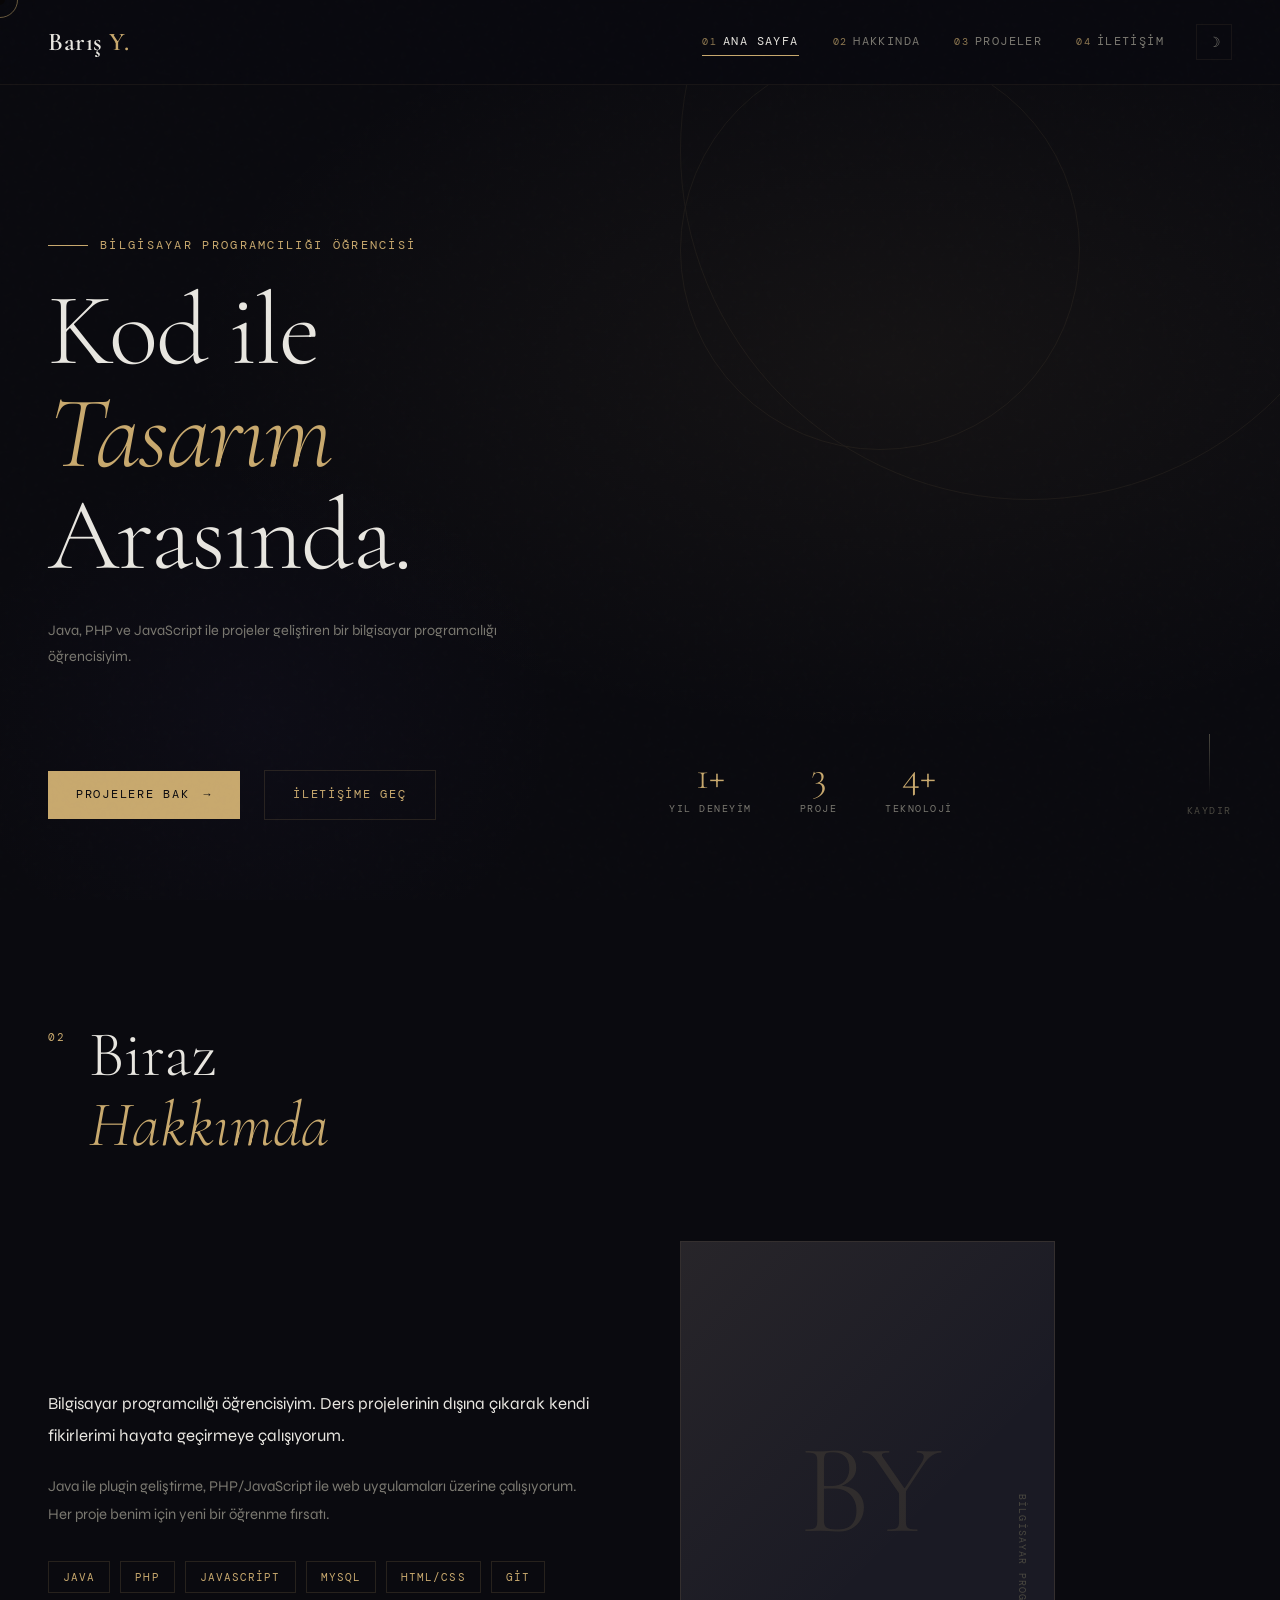
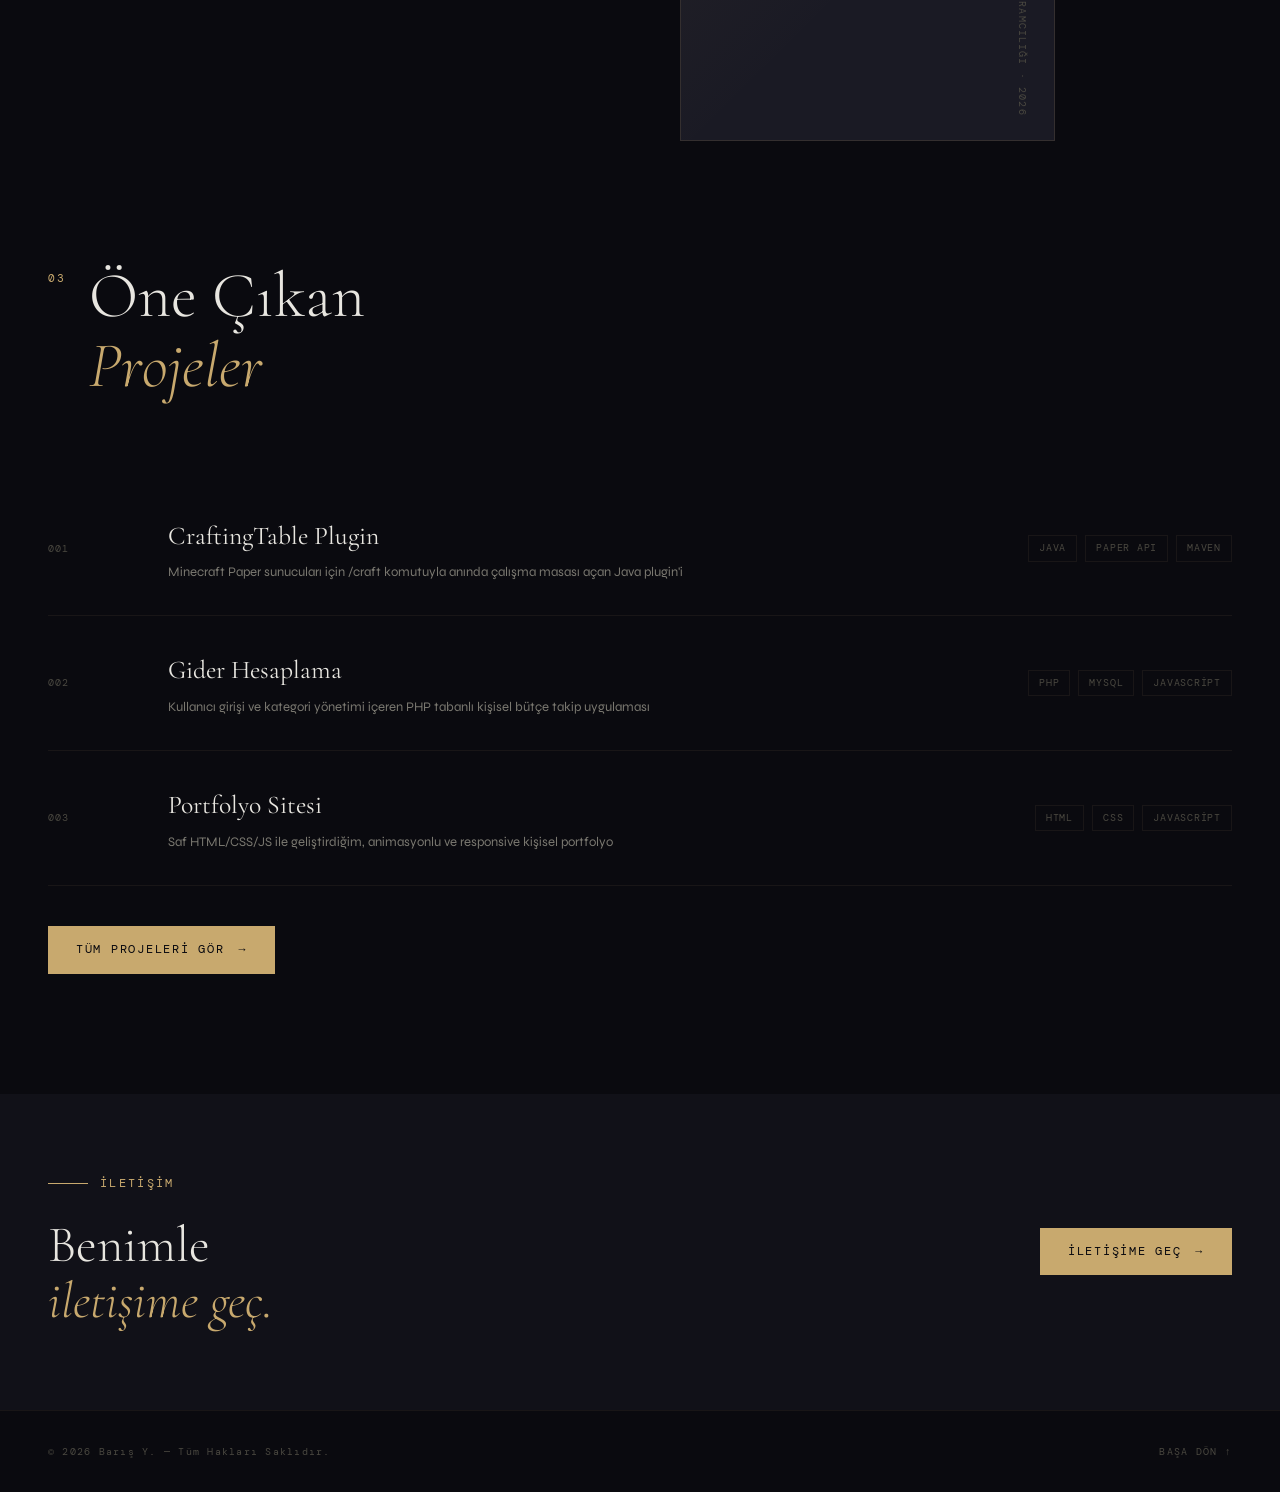
<file: index.html>
<!DOCTYPE html>
<html lang="tr">
<head>
  <meta charset="UTF-8">
  <meta name="viewport" content="width=device-width, initial-scale=1.0">
  <title>Barış Y. — Bilgisayar Programcılığı Öğrencisi</title>
  <link rel="stylesheet" href="assets/css/style.css">
</head>
<body>

<div class="cursor"></div>
<div class="cursor-ring"></div>

<header>
  <a href="index.html" class="logo">Barış <span>Y.</span></a>
  <div class="header-right">
    <nav>
      <a href="index.html" data-num="01">Ana Sayfa</a>
      <a href="pages/about.html" data-num="02">Hakkında</a>
      <a href="pages/projeler.html" data-num="03">Projeler</a>
      <a href="pages/contact.html" data-num="04">İletişim</a>
    </nav>
    <button class="theme-toggle" aria-label="Tema değiştir">
      <span class="icon-moon">☽</span>
      <span class="icon-sun">☀</span>
    </button>
  </div>
</header>

<!-- HERO -->
<section class="hero">
  <div class="hero-bg"></div>
  <div class="hero-lines"></div>

  <div class="hero-tag">Bilgisayar Programcılığı Öğrencisi</div>

  <h1 class="hero-title">
    Kod ile<br><em>Tasarım</em><br>Arasında.
  </h1>

  <p class="hero-sub">
    Java, PHP ve JavaScript ile projeler geliştiren bir bilgisayar programcılığı öğrencisiyim.
  </p>

  <div class="hero-bottom">
    <div style="display:flex;gap:24px;align-items:center;">
      <a href="pages/projeler.html" class="hero-cta">
        <span>Projelere Bak</span>
        <span>→</span>
      </a>
      <a href="pages/contact.html" class="hero-cta" style="background:transparent;color:var(--accent);border:1px solid var(--border);">
        <span>İletişime Geç</span>
      </a>
    </div>

    <div class="hero-stats">
      <div class="stat-item">
        <span class="stat-num">1+</span>
        <span class="stat-label">Yıl Deneyim</span>
      </div>
      <div class="stat-item">
        <span class="stat-num">3</span>
        <span class="stat-label">Proje</span>
      </div>
      <div class="stat-item">
        <span class="stat-num">4+</span>
        <span class="stat-label">Teknoloji</span>
      </div>
    </div>

    <div class="hero-scroll">
      <div class="hero-scroll-line"></div>
      <span>Kaydır</span>
    </div>
  </div>
</section>

<!-- HAKKINDA ÖNIZLEME -->
<section class="section">
  <div class="section-header reveal">
    <span class="section-num">02</span>
    <h2 class="section-title">Biraz<br><em>Hakkımda</em></h2>
  </div>

  <div class="about-grid">
    <div class="about-text reveal reveal-delay-1">
      <p>Bilgisayar programcılığı öğrencisiyim. Ders projelerinin dışına çıkarak kendi fikirlerimi hayata geçirmeye çalışıyorum.</p>
      <p>Java ile plugin geliştirme, PHP/JavaScript ile web uygulamaları üzerine çalışıyorum. Her proje benim için yeni bir öğrenme fırsatı.</p>
      <div class="skill-pills">
        <div class="pill"><span>Java</span></div>
        <div class="pill"><span>PHP</span></div>
        <div class="pill"><span>JavaScript</span></div>
        <div class="pill"><span>MySQL</span></div>
        <div class="pill"><span>HTML/CSS</span></div>
        <div class="pill"><span>Git</span></div>
      </div>
    </div>

    <div class="about-visual reveal reveal-delay-2">
      <div class="about-visual-initials">BY</div>
      <div class="about-deco">Bilgisayar Programcılığı · 2026</div>
    </div>
  </div>
</section>

<!-- PROJELER ÖNİZLEME -->
<section class="section" style="padding-top:0;">
  <div class="section-header reveal">
    <span class="section-num">03</span>
    <h2 class="section-title">Öne Çıkan<br><em>Projeler</em></h2>
  </div>

  <div class="projects-list">
    <div class="project-item reveal reveal-delay-1">
      <span class="project-num">001</span>
      <div class="project-info">
        <div class="project-name">CraftingTable Plugin</div>
        <div class="project-desc">Minecraft Paper sunucuları için /craft komutuyla anında çalışma masası açan Java plugin'i</div>
      </div>
      <div class="project-tags">
        <span class="tag">Java</span>
        <span class="tag">Paper API</span>
        <span class="tag">Maven</span>
      </div>
    </div>
    <div class="project-item reveal reveal-delay-2">
      <span class="project-num">002</span>
      <div class="project-info">
        <div class="project-name">Gider Hesaplama</div>
        <div class="project-desc">Kullanıcı girişi ve kategori yönetimi içeren PHP tabanlı kişisel bütçe takip uygulaması</div>
      </div>
      <div class="project-tags">
        <span class="tag">PHP</span>
        <span class="tag">MySQL</span>
        <span class="tag">JavaScript</span>
      </div>
    </div>
    <div class="project-item reveal reveal-delay-3">
      <span class="project-num">003</span>
      <div class="project-info">
        <div class="project-name">Portfolyo Sitesi</div>
        <div class="project-desc">Saf HTML/CSS/JS ile geliştirdiğim, animasyonlu ve responsive kişisel portfolyo</div>
      </div>
      <div class="project-tags">
        <span class="tag">HTML</span>
        <span class="tag">CSS</span>
        <span class="tag">JavaScript</span>
      </div>
    </div>
  </div>

  <div style="margin-top:40px;" class="reveal">
    <a href="pages/projeler.html" class="hero-cta">
      <span>Tüm Projeleri Gör</span>
      <span>→</span>
    </a>
  </div>
</section>

<!-- İLETİŞİM ÇAĞRı -->
<section class="section" style="background:var(--bg2);padding-top:80px;padding-bottom:80px;">
  <div style="display:grid;grid-template-columns:1fr 1fr;gap:80px;align-items:center;">
    <div class="reveal">
      <div class="hero-tag" style="opacity:1;animation:none;">İletişim</div>
      <h2 style="font-family:var(--font-display);font-size:clamp(2rem,4vw,3.5rem);font-weight:300;line-height:1.1;color:var(--text);">
        Benimle<br><em style="font-style:italic;color:var(--accent);">iletişime geç.</em>
      </h2>
    </div>
    <div class="reveal reveal-delay-2" style="text-align:right;">
      <a href="pages/contact.html" class="hero-cta">
        <span>İletişime Geç</span>
        <span>→</span>
      </a>
    </div>
  </div>
</section>

<footer>
  <span class="footer-copy">© 2026 Barış Y. — Tüm Hakları Saklıdır.</span>
  <a href="#" class="footer-back" onclick="window.scrollTo({top:0,behavior:'smooth'});return false;">Başa Dön ↑</a>
</footer>

<script src="assets/js/main.js"></script>
</body>
</html>
</file>
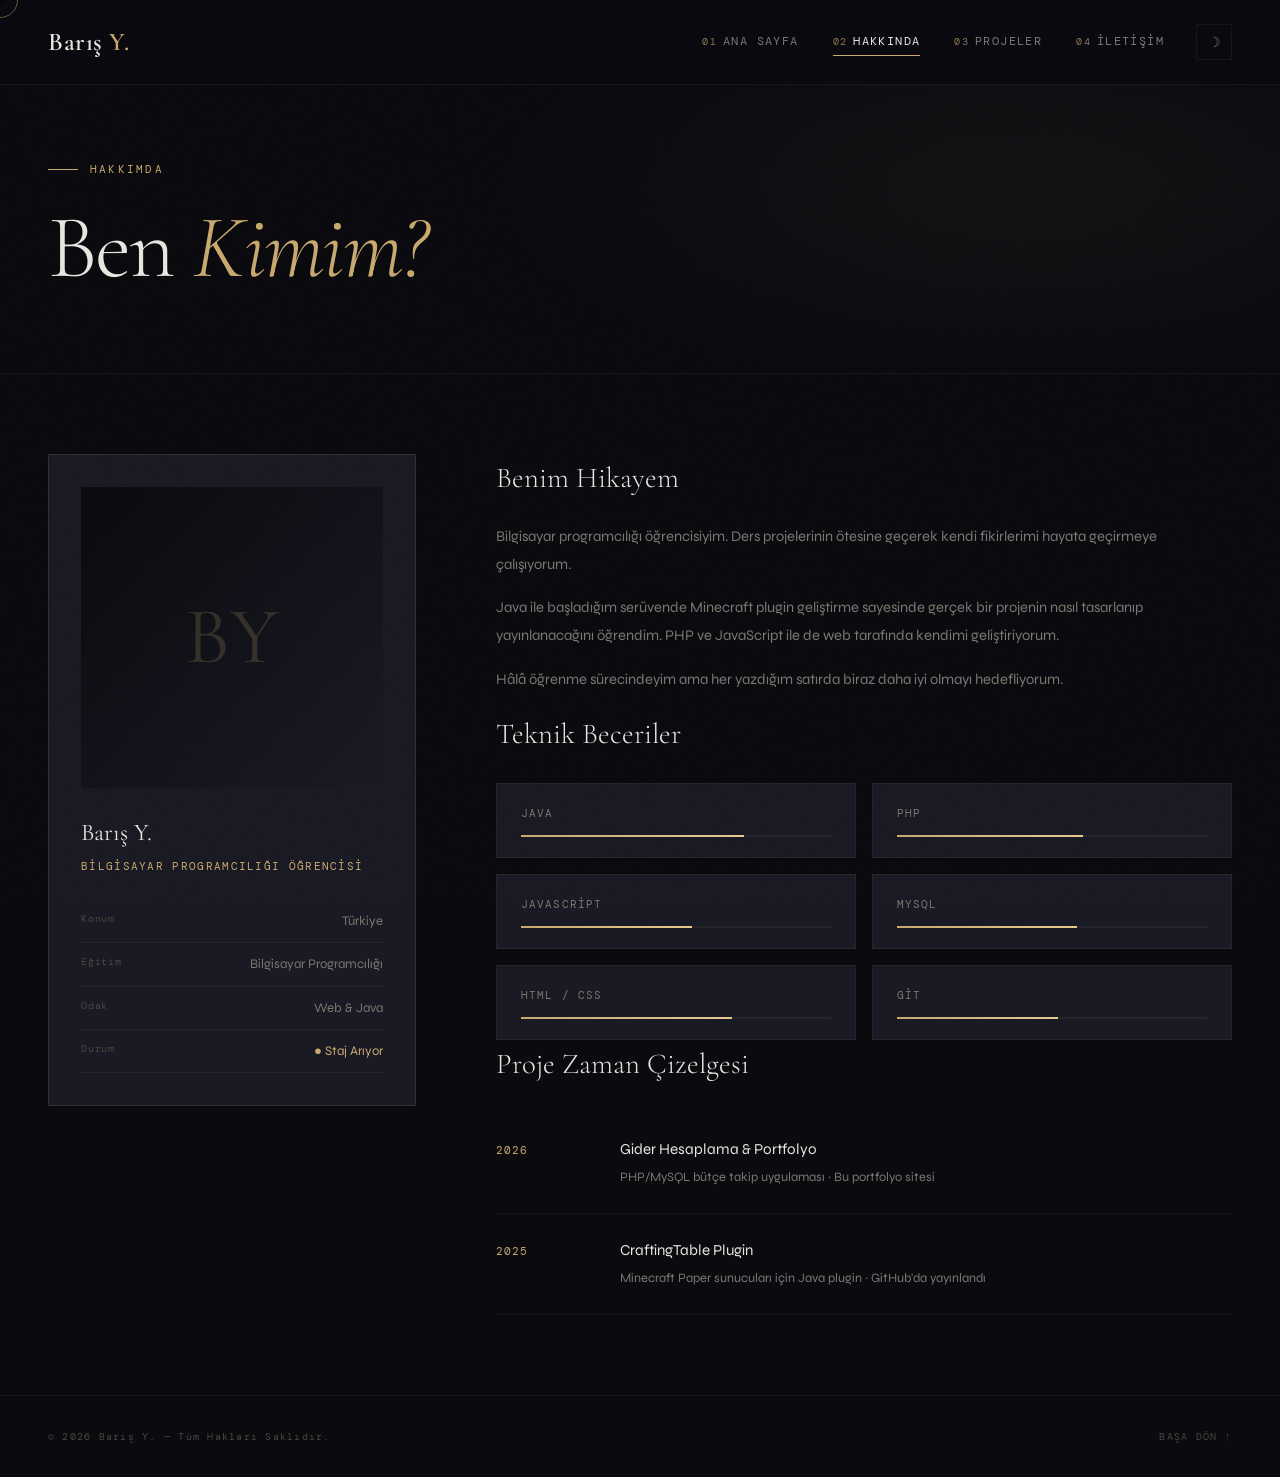
<file: pages/about.html>
<!DOCTYPE html>
<html lang="tr">
<head>
  <meta charset="UTF-8">
  <meta name="viewport" content="width=device-width, initial-scale=1.0">
  <title>Hakkında — Barış Y.</title>
  <link rel="stylesheet" href="../assets/css/style.css">
</head>
<body>

<div class="cursor"></div>
<div class="cursor-ring"></div>

<header>
  <a href="../index.html" class="logo">Barış <span>Y.</span></a>
  <div class="header-right">
    <nav>
      <a href="../index.html" data-num="01">Ana Sayfa</a>
      <a href="about.html" data-num="02">Hakkında</a>
      <a href="projeler.html" data-num="03">Projeler</a>
      <a href="contact.html" data-num="04">İletişim</a>
    </nav>
    <button class="theme-toggle" aria-label="Tema değiştir">
      <span class="icon-moon">☽</span>
      <span class="icon-sun">☀</span>
    </button>
  </div>
</header>

<div class="page-hero">
  <div class="page-hero-tag">Hakkımda</div>
  <h1>Ben <em>Kimim?</em></h1>
</div>

<div class="about-content">
  <div class="about-full-grid">

    <aside class="about-sidebar reveal">
      <div class="about-card">
        <div class="about-avatar">BY</div>
        <h2>Barış Y.</h2>
        <div class="role">Bilgisayar Programcılığı Öğrencisi</div>
        <div class="meta-item">
          <span class="meta-key">Konum</span>
          <span class="meta-val">Türkiye</span>
        </div>
        <div class="meta-item">
          <span class="meta-key">Eğitim</span>
          <span class="meta-val">Bilgisayar Programcılığı</span>
        </div>
        <div class="meta-item">
          <span class="meta-key">Odak</span>
          <span class="meta-val">Web &amp; Java</span>
        </div>
        <div class="meta-item">
          <span class="meta-key">Durum</span>
          <span class="meta-val" style="color:var(--accent);">● Staj Arıyor</span>
        </div>
      </div>
    </aside>

    <div class="about-main">
      <div class="reveal">
        <h3>Benim Hikayem</h3>
        <p>Bilgisayar programcılığı öğrencisiyim. Ders projelerinin ötesine geçerek kendi fikirlerimi hayata geçirmeye çalışıyorum.</p>
        <p>Java ile başladığım serüvende Minecraft plugin geliştirme sayesinde gerçek bir projenin nasıl tasarlanıp yayınlanacağını öğrendim. PHP ve JavaScript ile de web tarafında kendimi geliştiriyorum.</p>
        <p>Hâlâ öğrenme sürecindeyim ama her yazdığım satırda biraz daha iyi olmayı hedefliyorum.</p>
      </div>

      <div class="reveal reveal-delay-1">
        <h3>Teknik Beceriler</h3>
        <div class="skills-grid">
          <div class="skill-block">
            <div class="skill-block-name">Java</div>
            <div class="skill-bar-wrap"><div class="skill-bar" style="width:72%"></div></div>
          </div>
          <div class="skill-block">
            <div class="skill-block-name">PHP</div>
            <div class="skill-bar-wrap"><div class="skill-bar" style="width:60%"></div></div>
          </div>
          <div class="skill-block">
            <div class="skill-block-name">JavaScript</div>
            <div class="skill-bar-wrap"><div class="skill-bar" style="width:55%"></div></div>
          </div>
          <div class="skill-block">
            <div class="skill-block-name">MySQL</div>
            <div class="skill-bar-wrap"><div class="skill-bar" style="width:58%"></div></div>
          </div>
          <div class="skill-block">
            <div class="skill-block-name">HTML / CSS</div>
            <div class="skill-bar-wrap"><div class="skill-bar" style="width:68%"></div></div>
          </div>
          <div class="skill-block">
            <div class="skill-block-name">Git</div>
            <div class="skill-bar-wrap"><div class="skill-bar" style="width:52%"></div></div>
          </div>
        </div>
      </div>

      <div class="reveal reveal-delay-2">
        <h3>Proje Zaman Çizelgesi</h3>
        <div class="timeline">
          <div class="timeline-item">
            <span class="timeline-year">2026</span>
            <div>
              <div class="timeline-title">Gider Hesaplama &amp; Portfolyo</div>
              <div class="timeline-sub">PHP/MySQL bütçe takip uygulaması · Bu portfolyo sitesi</div>
            </div>
          </div>
          <div class="timeline-item">
            <span class="timeline-year">2025</span>
            <div>
              <div class="timeline-title">CraftingTable Plugin</div>
              <div class="timeline-sub">Minecraft Paper sunucuları için Java plugin · GitHub'da yayınlandı</div>
            </div>
          </div>
        </div>
      </div>
    </div>

  </div>
</div>

<footer>
  <span class="footer-copy">© 2026 Barış Y. — Tüm Hakları Saklıdır.</span>
  <a href="#" class="footer-back" onclick="window.scrollTo({top:0,behavior:'smooth'});return false;">Başa Dön ↑</a>
</footer>

<script src="../assets/js/main.js"></script>
</body>
</html>
</file>
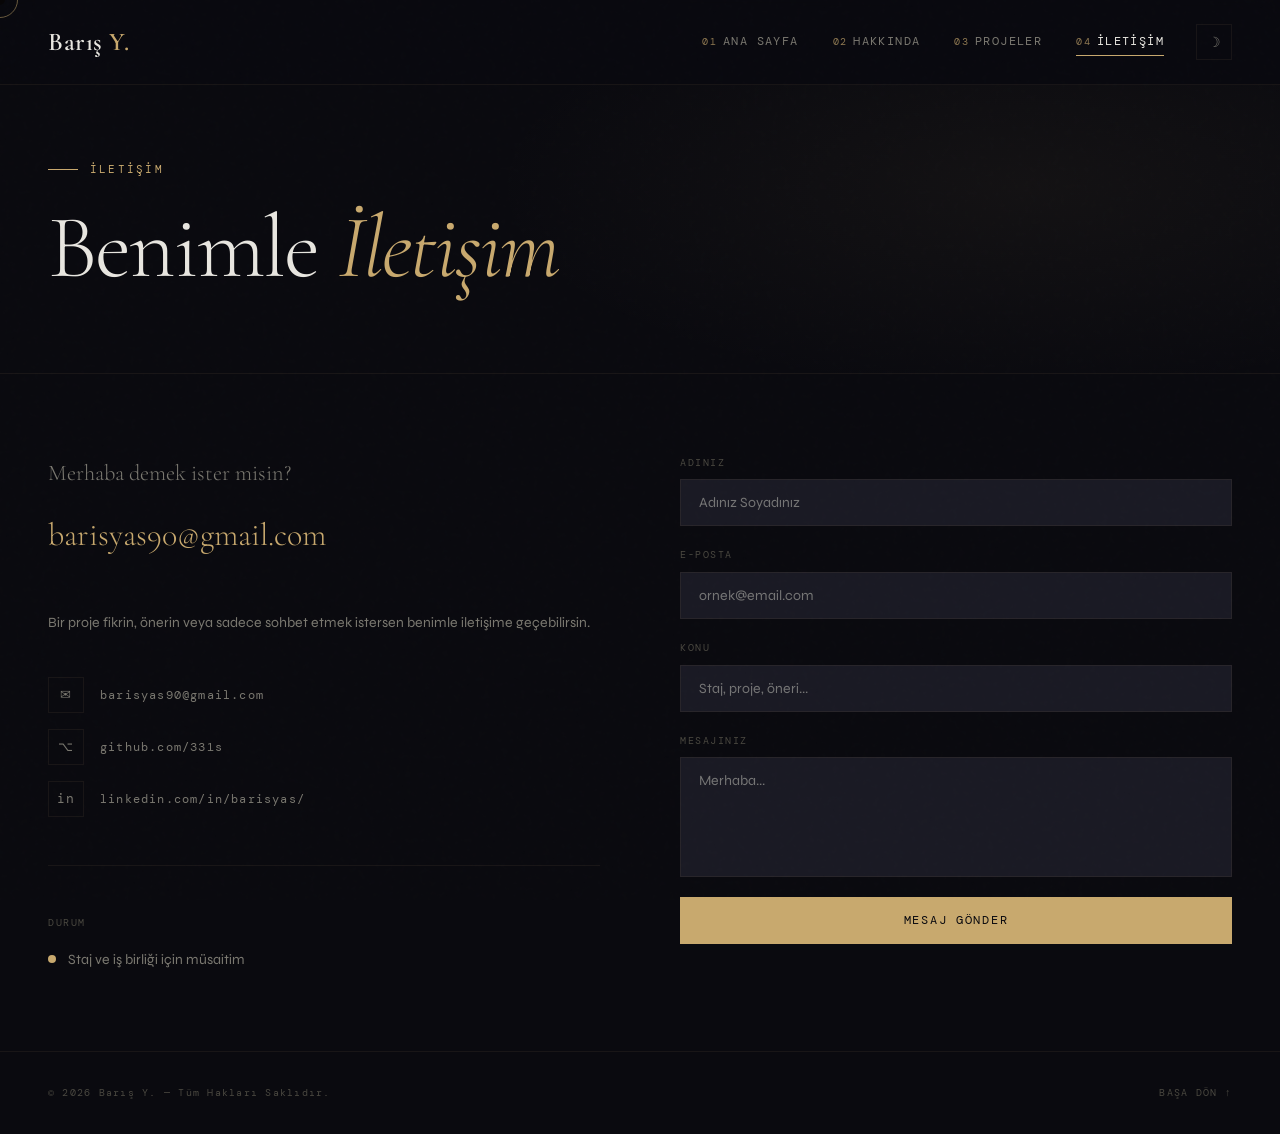
<file: pages/contact.html>
<!DOCTYPE html>
<html lang="tr">
<head>
  <meta charset="UTF-8">
  <meta name="viewport" content="width=device-width, initial-scale=1.0">
  <title>İletişim — Barış Y.</title>
  <link rel="stylesheet" href="../assets/css/style.css">
</head>
<body>

<div class="cursor"></div>
<div class="cursor-ring"></div>

<header>
  <a href="../index.html" class="logo">Barış <span>Y.</span></a>
  <div class="header-right">
    <nav>
      <a href="../index.html" data-num="01">Ana Sayfa</a>
      <a href="about.html" data-num="02">Hakkında</a>
      <a href="projeler.html" data-num="03">Projeler</a>
      <a href="contact.html" data-num="04">İletişim</a>
    </nav>
    <button class="theme-toggle" aria-label="Tema değiştir">
      <span class="icon-moon">☽</span>
      <span class="icon-sun">☀</span>
    </button>
  </div>
</header>

<div class="page-hero">
  <div class="page-hero-tag">İletişim</div>
  <h1>Benimle <em>İletişim</em></h1>
</div>

<div class="contact-content">
  <div class="contact-full-grid">

    <div class="reveal">
      <h3 style="font-family:var(--font-display);font-size:1.4rem;font-weight:300;color:var(--text-muted);margin-bottom:16px;">Merhaba demek ister misin?</h3>
      <a href="mailto:barisyas90@gmail.com" class="contact-big-email">barisyas90@gmail.com</a>

      <p style="color:var(--text-muted);font-size:0.88rem;line-height:1.9;margin-bottom:40px;">
        Bir proje fikrin, önerin veya sadece sohbet etmek istersen benimle iletişime geçebilirsin.
      </p>

      <div class="contact-links">
        <a href="mailto:barisyas90@gmail.com" class="contact-link">
          <div class="contact-link-icon">✉</div>
          <span>barisyas90@gmail.com</span>
        </a>
        <a href="https://github.com/331s" target="_blank" class="contact-link">
          <div class="contact-link-icon">⌥</div>
          <span>github.com/331s</span>
        </a>
        <a href="https://linkedin.com/in/barisyas" target="_blank" class="contact-link">
          <div class="contact-link-icon">in</div>
          <span>linkedin.com/in/barisyas/</span>
        </a>
      </div>

      <div style="margin-top:48px;padding-top:48px;border-top:1px solid var(--border2);">
        <div style="font-family:var(--font-mono);font-size:0.65rem;letter-spacing:0.15em;text-transform:uppercase;color:var(--text-dim);margin-bottom:16px;">Durum</div>
        <div style="display:flex;align-items:center;gap:12px;">
          <div style="width:8px;height:8px;border-radius:50%;background:var(--accent);animation:scrollPulse 2s ease-in-out infinite;"></div>
          <span style="font-size:0.88rem;color:var(--text-muted);">Staj ve iş birliği için müsaitim</span>
        </div>
      </div>
    </div>

    <div class="reveal reveal-delay-2">
      <form class="contact-form">
        <div class="form-group">
          <label class="form-label">Adınız</label>
          <input type="text" class="form-input" placeholder="Adınız Soyadınız" required>
        </div>
        <div class="form-group">
          <label class="form-label">E-posta</label>
          <input type="email" class="form-input" placeholder="ornek@email.com" required>
        </div>
        <div class="form-group">
          <label class="form-label">Konu</label>
          <input type="text" class="form-input" placeholder="Staj, proje, öneri...">
        </div>
        <div class="form-group">
          <label class="form-label">Mesajınız</label>
          <textarea class="form-textarea" placeholder="Merhaba..." required></textarea>
        </div>
        <button type="submit" class="form-submit">
          <span>Mesaj Gönder</span>
        </button>
      </form>
    </div>

  </div>
</div>

<footer>
  <span class="footer-copy">© 2026 Barış Y. — Tüm Hakları Saklıdır.</span>
  <a href="#" class="footer-back" onclick="window.scrollTo({top:0,behavior:'smooth'});return false;">Başa Dön ↑</a>
</footer>

<script src="../assets/js/main.js"></script>
</body>
</html>
</file>
<file: assets/css/style.css>
@import url('https://fonts.googleapis.com/css2?family=Cormorant+Garamond:ital,wght@0,300;0,400;0,600;1,300;1,400&family=Syne:wght@400;500;600;700;800&family=DM+Mono:wght@300;400&display=swap');

*, *::before, *::after { box-sizing: border-box; margin: 0; padding: 0; }

/* ── DARK THEME (default) ── */
:root {
  --bg: #0a0a0f;
  --bg2: #111118;
  --bg3: #1a1a24;
  --accent: #c8a96e;
  --accent2: #e8c98e;
  --text: #e8e6e0;
  --text-muted: #7a7870;
  --text-dim: #4a4840;
  --border: rgba(200, 169, 110, 0.15);
  --border2: rgba(200, 169, 110, 0.08);
  --shadow: rgba(0,0,0,0.4);
  --font-display: 'Cormorant Garamond', serif;
  --font-ui: 'Syne', sans-serif;
  --font-mono: 'DM Mono', monospace;
  --transition: cubic-bezier(0.4, 0, 0.2, 1);
}

/* ── LIGHT THEME ── */
[data-theme="light"] {
  --bg: #f5f2ec;
  --bg2: #ede9e0;
  --bg3: #e5e0d4;
  --accent: #9a6e2e;
  --accent2: #b8882e;
  --text: #1a1710;
  --text-muted: #5a5448;
  --text-dim: #9a9488;
  --border: rgba(154, 110, 46, 0.2);
  --border2: rgba(154, 110, 46, 0.1);
  --shadow: rgba(0,0,0,0.1);
}

html { scroll-behavior: smooth; }
body {
  background: var(--bg);
  color: var(--text);
  font-family: var(--font-ui);
  font-size: 15px;
  line-height: 1.7;
  overflow-x: hidden;
  cursor: none;
  transition: background 0.4s, color 0.4s;
}

/* ── CUSTOM CURSOR ── */
.cursor {
  position: fixed; top: 0; left: 0; width: 10px; height: 10px;
  background: var(--accent); border-radius: 50%;
  pointer-events: none; z-index: 9999;
  transform: translate(-50%, -50%);
  transition: width 0.3s var(--transition), height 0.3s var(--transition);
  mix-blend-mode: multiply;
}
[data-theme="light"] .cursor { mix-blend-mode: multiply; }
.cursor-ring {
  position: fixed; top: 0; left: 0; width: 36px; height: 36px;
  border: 1px solid rgba(200, 169, 110, 0.5); border-radius: 50%;
  pointer-events: none; z-index: 9998;
  transform: translate(-50%, -50%);
  transition: width 0.4s var(--transition), height 0.4s var(--transition);
}
[data-theme="light"] .cursor-ring { border-color: rgba(154,110,46,0.4); }
.cursor.hover { width: 6px; height: 6px; }
.cursor-ring.hover { width: 54px; height: 54px; border-color: var(--accent); }

/* ── NOISE OVERLAY ── */
body::before {
  content: '';
  position: fixed; inset: 0;
  background-image: url("data:image/svg+xml,%3Csvg viewBox='0 0 200 200' xmlns='http://www.w3.org/2000/svg'%3E%3Cfilter id='n'%3E%3CfeTurbulence type='fractalNoise' baseFrequency='0.75' numOctaves='4' stitchTiles='stitch'/%3E%3C/filter%3E%3Crect width='100%25' height='100%25' filter='url(%23n)' opacity='0.03'/%3E%3C/svg%3E");
  pointer-events: none; z-index: 9990; opacity: 0.3;
}

/* ── SCROLLBAR ── */
::-webkit-scrollbar { width: 3px; }
::-webkit-scrollbar-track { background: var(--bg); }
::-webkit-scrollbar-thumb { background: var(--accent); border-radius: 2px; }

/* ── HEADER ── */
header {
  position: fixed; top: 0; left: 0; right: 0; z-index: 100;
  display: flex; align-items: center; justify-content: space-between;
  padding: 20px 48px;
  background: rgba(10, 10, 15, 0.88);
  backdrop-filter: blur(20px) saturate(180%);
  border-bottom: 1px solid var(--border2);
  transition: padding 0.4s var(--transition), background 0.4s;
}
[data-theme="light"] header { background: rgba(245, 242, 236, 0.88); }
header.scrolled { padding: 14px 48px; }

.logo {
  font-family: var(--font-display);
  font-size: 1.6rem; font-weight: 600; letter-spacing: 0.02em;
  color: var(--text); text-decoration: none; position: relative;
}
.logo span { color: var(--accent); }
.logo::after {
  content: ''; position: absolute; bottom: -2px; left: 0;
  width: 0; height: 1px; background: var(--accent);
  transition: width 0.4s var(--transition);
}
.logo:hover::after { width: 100%; }

/* ── THEME TOGGLE ── */
.theme-toggle {
  display: flex; align-items: center; justify-content: center;
  width: 36px; height: 36px;
  border: 1px solid var(--border2); background: none; cursor: none;
  color: var(--text-muted); font-size: 0.85rem;
  transition: border-color 0.3s, color 0.3s;
  flex-shrink: 0;
}
.theme-toggle:hover { border-color: var(--accent); color: var(--accent); }
.theme-toggle .icon-sun { display: none; }
.theme-toggle .icon-moon { display: block; }
[data-theme="light"] .theme-toggle .icon-sun { display: block; }
[data-theme="light"] .theme-toggle .icon-moon { display: none; }

.header-right { display: flex; align-items: center; gap: 16px; }

/* ── NAV ── */
nav { display: flex; align-items: center; gap: 2px; }
nav a {
  font-family: var(--font-mono); font-size: 0.72rem;
  letter-spacing: 0.12em; text-transform: uppercase;
  color: var(--text-muted); text-decoration: none;
  padding: 8px 16px; border-radius: 2px;
  position: relative; transition: color 0.3s;
}
nav a::before {
  content: attr(data-num);
  font-size: 0.6rem; color: var(--accent);
  margin-right: 6px; opacity: 0.7;
}
nav a:hover, nav a.active { color: var(--text); }
nav a::after {
  content: ''; position: absolute; bottom: 4px; left: 16px; right: 16px;
  height: 1px; background: var(--accent);
  transform: scaleX(0); transform-origin: right;
  transition: transform 0.35s var(--transition);
}
nav a:hover::after, nav a.active::after { transform: scaleX(1); transform-origin: left; }

/* ── HERO ── */
.hero {
  min-height: 100vh;
  display: flex; flex-direction: column; justify-content: flex-end;
  padding: 100px 48px 80px;
  position: relative; overflow: hidden;
}
.hero-bg {
  position: absolute; inset: 0;
  background: radial-gradient(ellipse 80% 60% at 70% 40%, rgba(200,169,110,0.06) 0%, transparent 70%),
              radial-gradient(ellipse 40% 50% at 20% 80%, rgba(100,80,200,0.04) 0%, transparent 60%);
}
[data-theme="light"] .hero-bg {
  background: radial-gradient(ellipse 80% 60% at 70% 40%, rgba(154,110,46,0.08) 0%, transparent 70%),
              radial-gradient(ellipse 40% 50% at 20% 80%, rgba(100,80,150,0.04) 0%, transparent 60%);
}
.hero-lines { position: absolute; inset: 0; overflow: hidden; opacity: 0.07; }
.hero-lines::before, .hero-lines::after {
  content: ''; position: absolute; border: 1px solid var(--accent); border-radius: 50%;
}
.hero-lines::before { width: 700px; height: 700px; top: -200px; right: -100px; }
.hero-lines::after  { width: 400px; height: 400px; top: 50px; right: 200px; }

.hero-tag {
  font-family: var(--font-mono); font-size: 0.72rem;
  letter-spacing: 0.2em; text-transform: uppercase;
  color: var(--accent); margin-bottom: 24px;
  display: flex; align-items: center; gap: 12px;
  opacity: 0; animation: fadeUp 0.8s 0.3s var(--transition) forwards;
}
.hero-tag::before { content: ''; display: block; width: 40px; height: 1px; background: var(--accent); }

.hero-title {
  font-family: var(--font-display);
  font-size: clamp(3.5rem, 8vw, 8rem);
  font-weight: 300; line-height: 1; letter-spacing: -0.02em;
  color: var(--text);
  opacity: 0; animation: fadeUp 0.9s 0.5s var(--transition) forwards;
}
.hero-title em { font-style: italic; color: var(--accent); }

.hero-sub {
  max-width: 480px; margin-top: 32px;
  font-size: 0.9rem; color: var(--text-muted); line-height: 1.8;
  opacity: 0; animation: fadeUp 0.8s 0.7s var(--transition) forwards;
}
.hero-bottom {
  display: flex; align-items: flex-end; justify-content: space-between;
  margin-top: 64px;
  opacity: 0; animation: fadeUp 0.8s 0.9s var(--transition) forwards;
}
.hero-cta {
  display: inline-flex; align-items: center; gap: 14px;
  font-family: var(--font-mono); font-size: 0.72rem;
  letter-spacing: 0.15em; text-transform: uppercase;
  color: var(--bg); background: var(--accent);
  padding: 14px 28px; text-decoration: none;
  position: relative; overflow: hidden; transition: color 0.4s;
}
.hero-cta::before {
  content: ''; position: absolute; inset: 0;
  background: var(--bg); transform: translateX(-101%);
  transition: transform 0.4s var(--transition);
}
.hero-cta:hover { color: var(--accent); }
.hero-cta:hover::before { transform: translateX(0); }
.hero-cta span { position: relative; z-index: 1; }

.hero-scroll {
  display: flex; flex-direction: column; align-items: center; gap: 8px;
  font-family: var(--font-mono); font-size: 0.65rem;
  letter-spacing: 0.15em; text-transform: uppercase; color: var(--text-dim);
}
.hero-scroll-line {
  width: 1px; height: 60px;
  background: linear-gradient(to bottom, var(--text-dim), transparent);
  animation: scrollPulse 2s ease-in-out infinite;
}
.hero-stats { display: flex; gap: 48px; }
.stat-item { text-align: center; }
.stat-num {
  font-family: var(--font-display); font-size: 2.5rem; font-weight: 300;
  color: var(--accent); line-height: 1; display: block;
}
.stat-label {
  font-family: var(--font-mono); font-size: 0.62rem;
  letter-spacing: 0.15em; text-transform: uppercase; color: var(--text-muted);
}

/* ── SECTIONS ── */
.section { padding: 120px 48px; position: relative; }
.section-header { display: flex; align-items: flex-start; gap: 24px; margin-bottom: 80px; }
.section-num {
  font-family: var(--font-mono); font-size: 0.7rem;
  letter-spacing: 0.15em; color: var(--accent); padding-top: 8px;
}
.section-title {
  font-family: var(--font-display); font-size: clamp(2.5rem, 5vw, 4.5rem);
  font-weight: 300; line-height: 1.1; color: var(--text);
}
.section-title em { font-style: italic; color: var(--accent); }

/* ── ABOUT PREVIEW ── */
.about-grid { display: grid; grid-template-columns: 1fr 1fr; gap: 80px; align-items: center; }
.about-text p { color: var(--text-muted); line-height: 1.9; margin-bottom: 20px; font-size: 0.93rem; }
.about-text p:first-child { font-size: 1.05rem; color: var(--text); }
.skill-pills { display: flex; flex-wrap: wrap; gap: 10px; margin-top: 32px; }
.pill {
  font-family: var(--font-mono); font-size: 0.68rem;
  letter-spacing: 0.1em; text-transform: uppercase;
  color: var(--accent); border: 1px solid var(--border);
  padding: 6px 14px; position: relative; overflow: hidden; transition: color 0.3s;
}
.pill::before {
  content: ''; position: absolute; inset: 0;
  background: var(--accent); transform: scaleX(0); transform-origin: left;
  transition: transform 0.3s var(--transition);
}
.pill:hover { color: var(--bg); }
.pill:hover::before { transform: scaleX(1); }
.pill span { position: relative; z-index: 1; }
.about-visual {
  position: relative; aspect-ratio: 3/4; max-height: 500px;
  background: var(--bg3); border: 1px solid var(--border);
  display: flex; align-items: center; justify-content: center; overflow: hidden;
}
.about-visual::before {
  content: ''; position: absolute; inset: 0;
  background: linear-gradient(135deg, rgba(200,169,110,0.08) 0%, transparent 60%);
}
.about-visual-initials {
  font-family: var(--font-display); font-size: 8rem;
  font-weight: 300; color: rgba(200,169,110,0.12); user-select: none; letter-spacing: -0.05em;
}
[data-theme="light"] .about-visual-initials { color: rgba(154,110,46,0.15); }
.about-deco {
  position: absolute; bottom: 24px; right: 24px;
  font-family: var(--font-mono); font-size: 0.6rem;
  letter-spacing: 0.12em; text-transform: uppercase; color: var(--text-dim);
  writing-mode: vertical-rl;
}

/* ── PROJECTS ── */
.projects-list { display: flex; flex-direction: column; }
.project-item {
  display: grid; grid-template-columns: 80px 1fr auto;
  align-items: center; gap: 40px;
  padding: 32px 0; border-bottom: 1px solid var(--border2);
  position: relative; cursor: none;
  transition: padding-left 0.4s var(--transition);
}
.project-item::before {
  content: ''; position: absolute; left: -48px; right: -48px; top: 0; bottom: 0;
  background: var(--bg3); opacity: 0; transition: opacity 0.3s;
}
.project-item:hover::before { opacity: 1; }
.project-item:hover { padding-left: 24px; }
.project-num {
  font-family: var(--font-mono); font-size: 0.65rem;
  letter-spacing: 0.12em; color: var(--text-dim); position: relative; z-index: 1;
}
.project-info { position: relative; z-index: 1; }
.project-name {
  font-family: var(--font-display); font-size: 1.6rem;
  font-weight: 400; color: var(--text); margin-bottom: 4px; transition: color 0.3s;
}
.project-item:hover .project-name { color: var(--accent); }
.project-desc { font-size: 0.82rem; color: var(--text-muted); }
.project-tags { display: flex; gap: 8px; position: relative; z-index: 1; }
.tag {
  font-family: var(--font-mono); font-size: 0.6rem;
  letter-spacing: 0.08em; text-transform: uppercase;
  color: var(--text-dim); border: 1px solid var(--border2); padding: 4px 10px;
}

/* ── CONTACT ── */
.contact-grid { display: grid; grid-template-columns: 1fr 1fr; gap: 80px; }
.contact-left h3 { font-family: var(--font-display); font-size: 2rem; font-weight: 300; margin-bottom: 24px; }
.contact-left p { color: var(--text-muted); font-size: 0.9rem; line-height: 1.8; margin-bottom: 40px; }
.contact-links { display: flex; flex-direction: column; gap: 16px; }
.contact-link {
  display: flex; align-items: center; gap: 16px;
  font-family: var(--font-mono); font-size: 0.75rem;
  letter-spacing: 0.1em; color: var(--text-muted); text-decoration: none; transition: color 0.3s;
}
.contact-link:hover { color: var(--accent); }
.contact-link-icon {
  width: 36px; height: 36px; border: 1px solid var(--border2);
  display: flex; align-items: center; justify-content: center;
  font-size: 0.8rem; transition: border-color 0.3s;
}
.contact-link:hover .contact-link-icon { border-color: var(--accent); }
.contact-form { display: flex; flex-direction: column; gap: 20px; }
.form-group { display: flex; flex-direction: column; gap: 8px; }
.form-label {
  font-family: var(--font-mono); font-size: 0.65rem;
  letter-spacing: 0.15em; text-transform: uppercase; color: var(--text-dim);
}
.form-input, .form-textarea {
  background: var(--bg3); border: 1px solid var(--border2);
  color: var(--text); font-family: var(--font-ui); font-size: 0.88rem;
  padding: 14px 18px; outline: none; resize: none;
  transition: border-color 0.3s, background 0.3s;
}
.form-input:focus, .form-textarea:focus {
  border-color: var(--accent); background: rgba(200,169,110,0.03);
}
[data-theme="light"] .form-input:focus,
[data-theme="light"] .form-textarea:focus { background: rgba(154,110,46,0.04); }
.form-textarea { height: 120px; }
.form-submit {
  font-family: var(--font-mono); font-size: 0.72rem;
  letter-spacing: 0.15em; text-transform: uppercase;
  color: var(--bg); background: var(--accent);
  border: none; padding: 16px 32px; cursor: none;
  position: relative; overflow: hidden; transition: color 0.4s;
}
.form-submit::before {
  content: ''; position: absolute; inset: 0;
  background: var(--accent2); transform: scaleX(0); transform-origin: left;
  transition: transform 0.4s var(--transition);
}
.form-submit:hover::before { transform: scaleX(1); }
.form-submit span { position: relative; z-index: 1; }

/* ── FOOTER ── */
footer {
  border-top: 1px solid var(--border2); padding: 32px 48px;
  display: flex; align-items: center; justify-content: space-between;
}
.footer-copy {
  font-family: var(--font-mono); font-size: 0.65rem;
  letter-spacing: 0.12em; color: var(--text-dim);
}
.footer-back {
  font-family: var(--font-mono); font-size: 0.65rem;
  letter-spacing: 0.12em; text-transform: uppercase;
  color: var(--text-dim); text-decoration: none;
  display: flex; align-items: center; gap: 8px; transition: color 0.3s;
}
.footer-back:hover { color: var(--accent); }

/* ── PAGE HEADER ── */
.page-hero {
  padding: 160px 48px 80px; position: relative; overflow: hidden;
  border-bottom: 1px solid var(--border2);
}
.page-hero::before {
  content: ''; position: absolute; inset: 0;
  background: radial-gradient(ellipse 60% 80% at 80% 50%, rgba(200,169,110,0.05) 0%, transparent 70%);
}
[data-theme="light"] .page-hero::before {
  background: radial-gradient(ellipse 60% 80% at 80% 50%, rgba(154,110,46,0.06) 0%, transparent 70%);
}
.page-hero-tag {
  font-family: var(--font-mono); font-size: 0.7rem;
  letter-spacing: 0.2em; text-transform: uppercase; color: var(--accent);
  display: flex; align-items: center; gap: 12px; margin-bottom: 24px;
}
.page-hero-tag::before { content: ''; display: block; width: 30px; height: 1px; background: var(--accent); }
.page-hero h1 {
  font-family: var(--font-display); font-size: clamp(3rem, 7vw, 7rem);
  font-weight: 300; line-height: 1; letter-spacing: -0.02em;
  color: var(--text); position: relative;
}
.page-hero h1 em { font-style: italic; color: var(--accent); }

/* ── ABOUT PAGE ── */
.about-content { padding: 80px 48px; }
.about-full-grid { display: grid; grid-template-columns: 1fr 2fr; gap: 80px; }
.about-sidebar { position: sticky; top: 100px; height: fit-content; }
.about-card { background: var(--bg3); border: 1px solid var(--border); padding: 32px; }
.about-avatar {
  width: 100%; aspect-ratio: 1;
  background: linear-gradient(135deg, var(--bg) 0%, var(--bg3) 100%);
  display: flex; align-items: center; justify-content: center;
  font-family: var(--font-display); font-size: 5rem;
  color: rgba(200,169,110,0.2); margin-bottom: 24px; border-bottom: 1px solid var(--border2);
}
[data-theme="light"] .about-avatar { color: rgba(154,110,46,0.2); }
.about-card h2 { font-family: var(--font-display); font-size: 1.5rem; font-weight: 400; margin-bottom: 4px; }
.about-card .role {
  font-family: var(--font-mono); font-size: 0.68rem;
  letter-spacing: 0.12em; color: var(--accent); text-transform: uppercase; margin-bottom: 24px;
}
.about-card .meta-item {
  display: flex; justify-content: space-between; padding: 10px 0;
  border-bottom: 1px solid var(--border2); font-size: 0.82rem;
}
.about-card .meta-key { color: var(--text-dim); font-family: var(--font-mono); font-size: 0.65rem; letter-spacing: 0.08em; }
.about-card .meta-val { color: var(--text-muted); }
.about-main h3 {
  font-family: var(--font-display); font-size: 1.8rem; font-weight: 300;
  color: var(--text); margin-bottom: 20px; margin-top: 48px;
}
.about-main h3:first-child { margin-top: 0; }
.about-main p { color: var(--text-muted); font-size: 0.92rem; line-height: 1.9; margin-bottom: 16px; }
.skills-grid { display: grid; grid-template-columns: repeat(2, 1fr); gap: 16px; margin-top: 24px; }
.skill-block { background: var(--bg3); border: 1px solid var(--border2); padding: 20px 24px; }
.skill-block-name {
  font-family: var(--font-mono); font-size: 0.7rem; letter-spacing: 0.1em;
  text-transform: uppercase; color: var(--text-muted); margin-bottom: 12px;
}
.skill-bar-wrap { background: rgba(200,169,110,0.08); height: 2px; }
[data-theme="light"] .skill-bar-wrap { background: rgba(154,110,46,0.1); }
.skill-bar { height: 2px; background: linear-gradient(to right, var(--accent), var(--accent2)); }
.timeline { margin-top: 24px; }
.timeline-item {
  display: grid; grid-template-columns: 100px 1fr; gap: 24px;
  padding: 24px 0; border-bottom: 1px solid var(--border2);
}
.timeline-year { font-family: var(--font-mono); font-size: 0.68rem; letter-spacing: 0.1em; color: var(--accent); padding-top: 4px; }
.timeline-title { font-size: 0.95rem; color: var(--text); margin-bottom: 4px; }
.timeline-sub { font-size: 0.8rem; color: var(--text-muted); }

/* ── PROJECTS PAGE ── */
.projects-content { padding: 80px 48px; }
.projects-filter { display: flex; gap: 8px; margin-bottom: 60px; flex-wrap: wrap; }
.filter-btn {
  font-family: var(--font-mono); font-size: 0.65rem;
  letter-spacing: 0.12em; text-transform: uppercase;
  color: var(--text-dim); background: none;
  border: 1px solid var(--border2); padding: 8px 18px; cursor: none; transition: all 0.3s;
}
.filter-btn:hover, .filter-btn.active { color: var(--accent); border-color: var(--accent); }
.projects-grid { display: grid; grid-template-columns: repeat(auto-fill, minmax(340px, 1fr)); gap: 24px; }
.project-card {
  background: var(--bg3); border: 1px solid var(--border2);
  overflow: hidden; position: relative; cursor: none;
  transition: transform 0.4s var(--transition), border-color 0.3s;
}
.project-card:hover { transform: translateY(-4px); border-color: var(--border); }
.project-card-header {
  height: 180px; display: flex; align-items: center; justify-content: center;
  position: relative; overflow: hidden;
}
.project-card-header::before {
  content: ''; position: absolute; inset: 0;
  background: linear-gradient(135deg, transparent 40%, rgba(200,169,110,0.06));
}
.project-card-icon {
  font-size: 3rem; opacity: 0.4; position: relative; z-index: 1;
  transition: transform 0.4s var(--transition), opacity 0.4s;
}
.project-card:hover .project-card-icon { transform: scale(1.2); opacity: 0.7; }
.project-card-body { padding: 28px; }
.project-card-num {
  font-family: var(--font-mono); font-size: 0.6rem;
  letter-spacing: 0.15em; color: var(--text-dim); margin-bottom: 10px;
}
.project-card-name {
  font-family: var(--font-display); font-size: 1.5rem; font-weight: 400;
  color: var(--text); margin-bottom: 12px; transition: color 0.3s;
}
.project-card:hover .project-card-name { color: var(--accent); }
.project-card-desc { font-size: 0.82rem; color: var(--text-muted); line-height: 1.7; margin-bottom: 20px; }
.project-card-tech { display: flex; flex-wrap: wrap; gap: 6px; }
.tech-tag {
  font-family: var(--font-mono); font-size: 0.58rem;
  letter-spacing: 0.08em; text-transform: uppercase;
  color: var(--accent); border: 1px solid rgba(200,169,110,0.2); padding: 3px 9px;
}
[data-theme="light"] .tech-tag { border-color: rgba(154,110,46,0.25); }

/* ── CONTACT PAGE ── */
.contact-content { padding: 80px 48px; }
.contact-full-grid { display: grid; grid-template-columns: 1fr 1fr; gap: 80px; }
.contact-big-email {
  font-family: var(--font-display); font-size: clamp(1.2rem, 2.5vw, 2rem);
  font-weight: 300; color: var(--accent); text-decoration: none;
  display: block; margin-bottom: 48px; word-break: break-all; transition: opacity 0.3s;
}
.contact-big-email:hover { opacity: 0.7; }

/* ── ANIMATIONS ── */
@keyframes fadeUp {
  from { opacity: 0; transform: translateY(30px); }
  to   { opacity: 1; transform: translateY(0); }
}
@keyframes scrollPulse {
  0%, 100% { opacity: 0.3; transform: scaleY(0.8); }
  50%       { opacity: 1;   transform: scaleY(1); }
}
.reveal {
  opacity: 0; transform: translateY(40px);
  transition: opacity 0.8s var(--transition), transform 0.8s var(--transition);
}
.reveal.visible { opacity: 1; transform: translateY(0); }
.reveal-delay-1 { transition-delay: 0.1s; }
.reveal-delay-2 { transition-delay: 0.2s; }
.reveal-delay-3 { transition-delay: 0.3s; }
.reveal-delay-4 { transition-delay: 0.4s; }

/* ── RESPONSIVE ── */
@media (max-width: 900px) {
  header { padding: 16px 20px; }
  nav a { padding: 6px 8px; font-size: 0.65rem; }
  .hero, .section { padding-left: 20px; padding-right: 20px; }
  .hero { padding-top: 90px; }
  .about-grid, .contact-grid, .about-full-grid, .contact-full-grid { grid-template-columns: 1fr; gap: 40px; }
  .project-item { grid-template-columns: 60px 1fr; }
  .project-tags { display: none; }
  .hero-stats { display: none; }
  footer { padding: 20px; flex-direction: column; gap: 12px; text-align: center; }
  .page-hero { padding: 140px 20px 60px; }
  .about-content, .projects-content, .contact-content { padding: 60px 20px; }
  .projects-grid { grid-template-columns: 1fr; }
}
</file>
